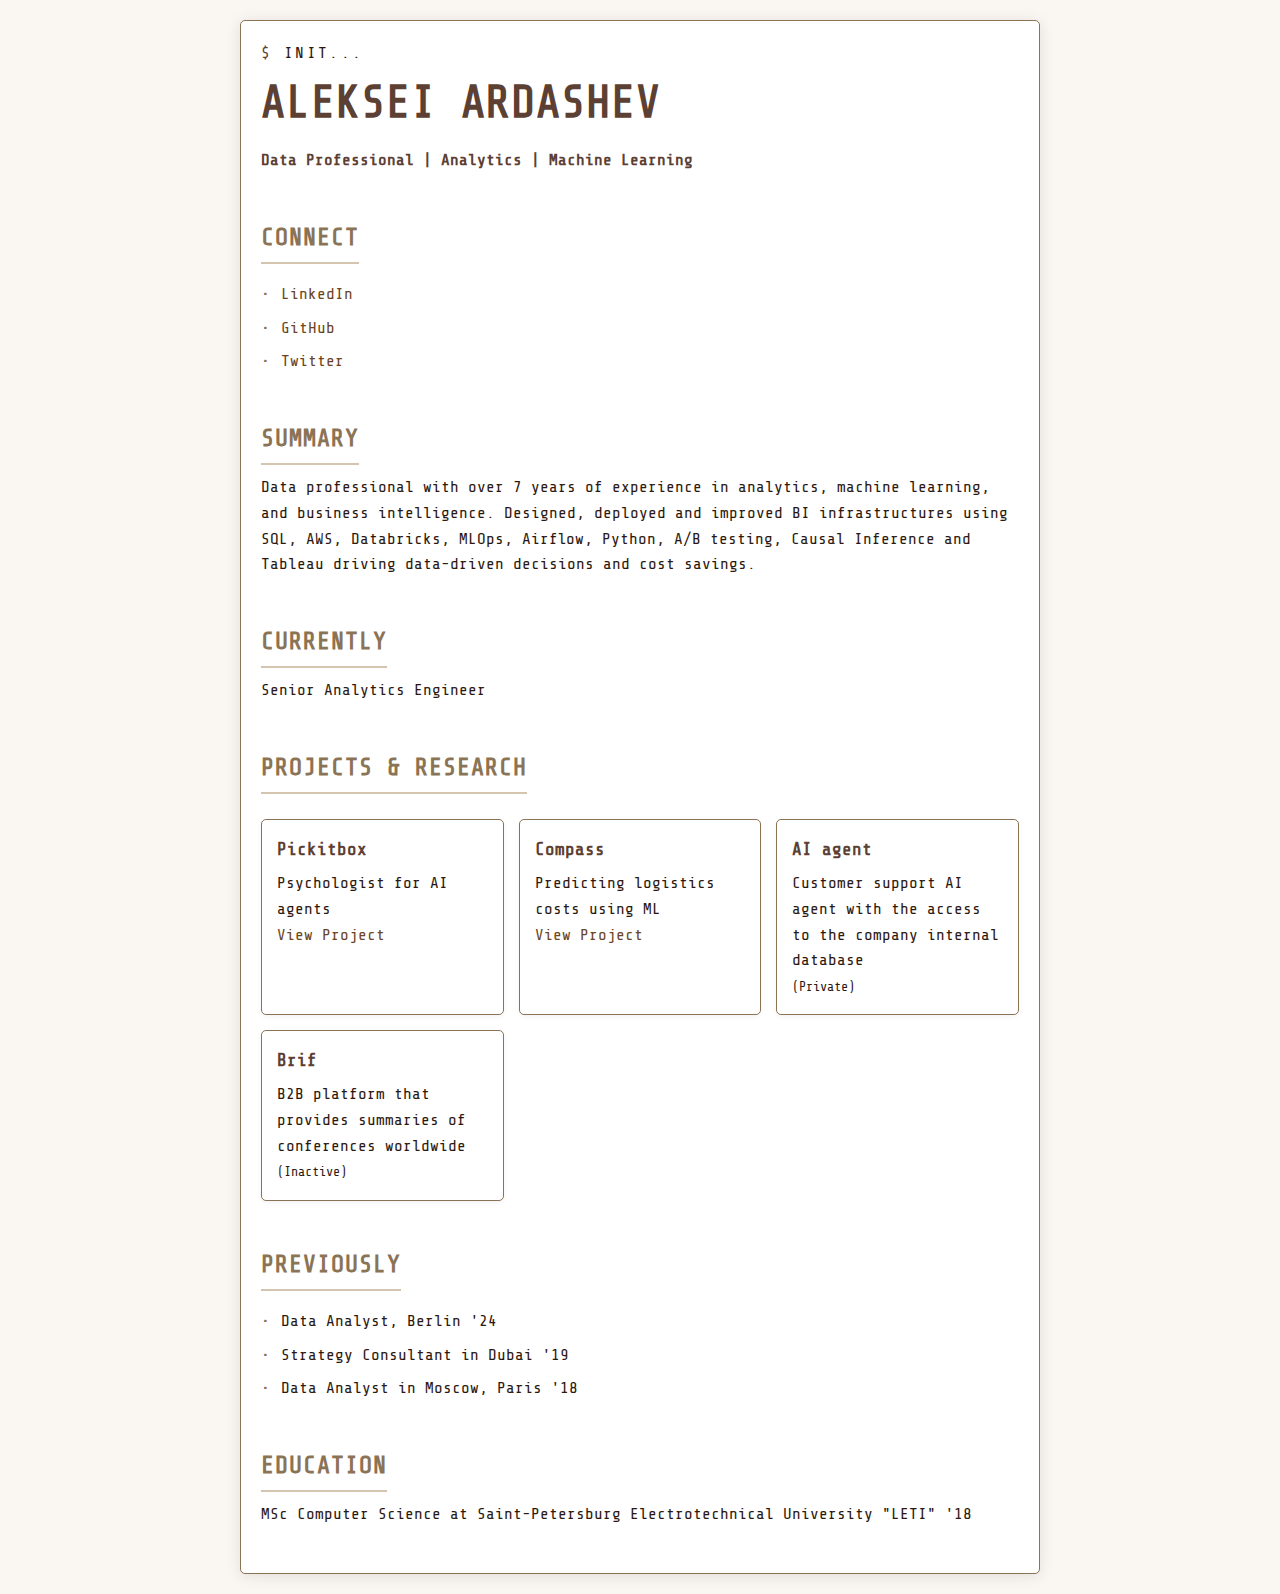
<file: index.html>
<!DOCTYPE html>
<html>
<head>
    <meta charset="utf-8">
    <title>Aleksei Ardashev - Tech Professional</title>
    <meta content="width=device-width, initial-scale=1" name="viewport">
    <!-- Favicons -->
    <link rel="apple-touch-icon" sizes="180x180" href="./assets/favicons/apple-touch-icon.png">
    <link rel="icon" type="image/png" sizes="32x32" href="./assets/favicons/favicon-32x32.png">
    <link rel="icon" type="image/png" sizes="16x16" href="./assets/favicons/favicon-16x16.png">
    <link rel="manifest" href="./assets/favicons/site.webmanifest">
    <link rel="mask-icon" href="./assets/favicons/safari-pinned-tab.svg" color="#5bbad5">
    <link rel="shortcut icon" href="./assets/favicons/favicon.ico">
    <meta name="msapplication-TileColor" content="#00aba9">
    <meta name="msapplication-config" content="./assets/favicons/browserconfig.xml">
    <meta name="theme-color" content="#000000">
    <!-- CSS Stylesheets -->
    <link href="https://fonts.googleapis.com/css?family=Share+Tech+Mono&display=swap" rel="stylesheet">
    <style>
        :root {
            --primary-color: #d4c4b0;
            --secondary-color: #8b7355;
            --accent-color: #5c4033;
            --bg-color: #faf7f2;
            --text-color: #2c1810;
            --border-color: #8b7355;
            --link-color: #6b4423;
            --link-hover-color: #8b7355;
        }

        * {
            margin: 0;
            padding: 0;
            box-sizing: border-box;
        }

        body {
            font-family: 'Share Tech Mono', monospace;
            background-color: var(--bg-color);
            color: var(--text-color);
            line-height: 1.6;
            position: relative;
            overflow-x: hidden;
            margin: 0;
            padding: 0;
        }

        #matrix-canvas, #graph-canvas, #particle-canvas {
            display: none;
        }

        .container {
            max-width: 800px;
            margin: 20px auto;
            padding: 20px;
            background: #ffffff;
            box-shadow: 0 2px 15px rgba(0, 0, 0, 0.1);
            border: 1px solid var(--border-color);
            border-radius: 5px;
            position: relative;
            z-index: 2;
        }

        h1 {
            color: var(--accent-color);
            font-size: 2.8rem;
            text-shadow: none;
            letter-spacing: 1px;
            margin-bottom: 10px;
            text-transform: uppercase;
            font-weight: bold;
        }

        h2 {
            color: var(--secondary-color);
            font-size: 1.5rem;
            margin: 20px 0 10px 0;
            border-bottom: 2px solid var(--primary-color);
            padding-bottom: 5px;
            text-transform: uppercase;
            letter-spacing: 1px;
            display: inline-block;
        }

        .section {
            margin: 25px 0;
            position: relative;
            padding-left: 0;
        }

        .section::before {
            display: none;
        }

        ul {
            list-style-type: none;
            padding-left: 0;
        }

        ul li {
            margin: 8px 0;
            padding-left: 20px;
            position: relative;
        }

        ul li::before {
            content: '•';
            position: absolute;
            left: 0;
            color: var(--secondary-color);
        }

        a {
            color: var(--link-color);
            text-decoration: none;
            transition: all 0.3s ease;
            position: relative;
            font-weight: 500;
        }

        a:hover {
            color: var(--link-hover-color);
            text-shadow: none;
        }

        a::after {
            content: '';
            position: absolute;
            width: 100%;
            height: 1px;
            bottom: -2px;
            left: 0;
            background-color: var(--link-hover-color);
            transform: scaleX(0);
            transform-origin: bottom right;
            transition: transform 0.3s ease;
        }

        a:hover::after {
            transform: scaleX(1);
            transform-origin: bottom left;
        }

        strong {
            color: var(--accent-color);
            font-weight: bold;
        }

        .terminal-line {
            display: block;
            margin-bottom: 5px;
            color: var(--text-color);
            opacity: 1;
            transform: none;
            animation: none;
        }

        .terminal-prompt::before {
            content: "$ ";
            color: var(--accent-color);
        }

        .typewriter {
            overflow: hidden;
            white-space: nowrap;
            margin: 0 auto;
            letter-spacing: 0.15em;
            animation: typing 3.5s steps(40, end);
        }

        @keyframes typing {
            from { width: 0 }
            to { width: 100% }
        }

        .skills-graph {
            background: rgba(0, 50, 0, 0.2);
            border: 1px solid var(--accent-color);
            padding: 10px;
            margin-top: 15px;
            border-radius: 3px;
        }

        .skill-bar {
            display: flex;
            align-items: center;
            margin: 8px 0;
        }

        .skill-name {
            width: 120px;
            text-align: right;
            margin-right: 10px;
            color: var(--accent-color);
        }

        .skill-level {
            flex-grow: 1;
            background-color: rgba(0, 122, 204, 0.2);
            height: 10px;
            position: relative;
            border-radius: 2px;
        }

        .skill-level-fill {
            position: absolute;
            top: 0;
            left: 0;
            height: 100%;
            background-color: var(--secondary-color);
            border-radius: 2px;
            animation: skill-fill 2s ease-out forwards;
            box-shadow: 0 0 8px rgba(0, 122, 204, 0.8);
        }

        @keyframes skill-fill {
            from { width: 0; }
        }

        .loading {
            display: none;
        }
        
        .loading div {
            position: absolute;
            border: 4px solid var(--accent-color);
            opacity: 1;
            border-radius: 50%;
            animation: loading 1s cubic-bezier(0, 0.2, 0.8, 1) infinite;
        }
        
        .loading div:nth-child(2) {
            animation-delay: -0.5s;
        }
        
        @keyframes loading {
            0% {
                top: 36px;
                left: 36px;
                width: 0;
                height: 0;
                opacity: 1;
            }
            100% {
                top: 0px;
                left: 0px;
                width: 72px;
                height: 72px;
                opacity: 0;
            }
        }

        #stat-counter {
            display: none;
        }

        .counter-item {
            margin: 3px 0;
        }

        .counter-label {
            color: var(--accent-color);
        }

        .counter-value {
            color: var(--accent-color);
        }

        .projects-grid {
            display: grid;
            grid-template-columns: repeat(auto-fill, minmax(200px, 1fr));
            gap: 15px;
            margin-top: 15px;
        }

        .project-card {
            background: #ffffff;
            border: 1px solid var(--border-color);
            padding: 15px;
            border-radius: 5px;
            transition: all 0.3s ease;
            box-shadow: 0 2px 5px rgba(0, 0, 0, 0.05);
        }

        .project-card:hover {
            box-shadow: 0 5px 15px rgba(0, 0, 0, 0.1);
            transform: translateY(-3px);
        }

        .project-title {
            color: var(--accent-color);
            font-size: 1.1rem;
            margin-bottom: 8px;
            font-weight: bold;
        }

        @media (max-width: 768px) {
            .container {
                margin: 10px;
                padding: 15px;
            }
            
            h1 {
                font-size: 2rem;
            }
            
            .projects-grid {
                grid-template-columns: 1fr;
            }
        }
    </style>
</head>

<body>
    <canvas id="matrix-canvas"></canvas>
    <canvas id="graph-canvas"></canvas>
    <canvas id="particle-canvas"></canvas>

    <div id="stat-counter">
        <div class="counter-item">
            <span class="counter-label">UPTIME:</span> 
            <span class="counter-value" id="uptime-counter">00:00:00</span>
        </div>
        <div class="counter-item">
            <span class="counter-label">SERVER:</span> 
            <span class="counter-value">ONLINE</span>
        </div>
    </div>

    <div class="container">
        <div id="greeting-animation">
            <div class="loading"><div></div><div></div></div>
            <div class="terminal-line terminal-prompt typewriter">INIT...</div>
        </div>

        <h1>Aleksei Ardashev</h1>
        <p class="terminal-line"><strong>Data Professional | Analytics | Machine Learning</strong></p>
        
        <div class="section">
            <h2>Connect</h2>
            <ul>
                <li><a href="https://www.linkedin.com/in/alexardshv/?locale=en_US" target="_blank">LinkedIn</a></li>
                <li><a href="https://github.com/alex-ardashev" target="_blank">GitHub</a></li>
                <li><a href="https://twitter.com/AlekseiArdashev" target="_blank">Twitter</a></li>
            </ul>
        </div>
        
        <div class="section">
            <h2>Summary</h2>
            <p class="terminal-line">Data professional with over 7 years of experience in analytics, machine learning, and business intelligence. Designed, deployed and improved BI infrastructures using SQL, AWS, Databricks, MLOps, Airflow, Python, A/B testing, Causal Inference and Tableau driving data-driven decisions and cost savings.</p>
            
        </div>
        
        <div class="section">
            <h2>Currently</h2>
            <p class="terminal-line">Senior Analytics Engineer</p>
        </div>

                <div class="section">
            <h2>Projects & Research</h2>
            <div class="projects-grid">
                <div class="project-card">
                    <div class="project-title">Pickitbox</div>
                    <p>Psychologist for AI agents</p>
                    <a href="https://pickitbox.com">View Project</a>
                </div>
                <div class="project-card">
                    <div class="project-title">Compass</div>
                    <p>Predicting logistics costs using ML</p>
                    <a href="https://github.com/Alex-ardashev/Logistics-costs-prediction">View Project</a>
                </div>
                <div class="project-card">
                    <div class="project-title">AI agent</div>
                    <p>Customer support AI agent with the access to the company internal database</p>
                    <small>(Private)</small>
                </div>
                <div class="project-card">
                    <div class="project-title">Brif</div>
                    <p>B2B platform that provides summaries of conferences worldwide</p>
                    <small>(Inactive)</small>
                </div>
            </div>
        </div>
        
        <div class="section">
            <h2>Previously</h2>
            <ul>
                <li>Data Analyst, Berlin '24</li>
                <li>Strategy Consultant in Dubai '19</li>
                <li>Data Analyst in Moscow, Paris '18</li>
            </ul>
        </div>
        
        <div class="section">
            <h2>Education</h2>
            <p class="terminal-line">MSc Computer Science at Saint-Petersburg Electrotechnical University "LETI" '18</p>
        </div>
    </div>

    <script>
        // Initialize uptime counter
        let seconds = 0;
        setInterval(() => {
            seconds++;
            const hours = Math.floor(seconds / 3600);
            const minutes = Math.floor((seconds % 3600) / 60);
            const secs = seconds % 60;
            
            document.getElementById('uptime-counter').textContent = 
                `${String(hours).padStart(2, '0')}:${String(minutes).padStart(2, '0')}:${String(secs).padStart(2, '0')}`;
        }, 1000);

        // Random visitor counter
        let visitors = Math.floor(Math.random() * 2000) + 1000;
        document.getElementById('visitor-counter').textContent = visitors;
        setInterval(() => {
            if (Math.random() > 0.7) {
                visitors++;
                document.getElementById('visitor-counter').textContent = visitors;
            }
        }, 5000);

        // Matrix effect
        const matrixCanvas = document.getElementById('matrix-canvas');
        const matrixCtx = matrixCanvas.getContext('2d');
        
        matrixCanvas.width = window.innerWidth;
        matrixCanvas.height = window.innerHeight;
        
        const matrixChars = "01";
        const fontSize = 12;
        const columns = matrixCanvas.width / fontSize;
        
        const drops = [];
        for (let i = 0; i < columns; i++) {
            drops[i] = Math.floor(Math.random() * -matrixCanvas.height / fontSize);
        }
        
        function drawMatrix() {
            matrixCtx.fillStyle = "rgba(0, 0, 0, 0.05)";
            matrixCtx.fillRect(0, 0, matrixCanvas.width, matrixCanvas.height);
            
            matrixCtx.fillStyle = "#0f0";
            matrixCtx.font = fontSize + "px monospace";
            
            for (let i = 0; i < drops.length; i++) {
                const text = matrixChars.charAt(Math.floor(Math.random() * matrixChars.length));
                matrixCtx.fillText(text, i * fontSize, drops[i] * fontSize);
                
                if (drops[i] * fontSize > matrixCanvas.height && Math.random() > 0.975) {
                    drops[i] = Math.floor(Math.random() * -10);
                }
                
                drops[i]++;
            }
        }
        
        // Data Visualization
        const graphCanvas = document.getElementById('graph-canvas');
        const graphCtx = graphCanvas.getContext('2d');
        
        graphCanvas.width = window.innerWidth;
        graphCanvas.height = window.innerHeight;
        
        // Data nodes and links
        const nodes = [];
        const links = [];
        const nodeCount = 15;
        
        // Create nodes
        for (let i = 0; i < nodeCount; i++) {
            nodes.push({
                x: Math.random() * graphCanvas.width,
                y: Math.random() * graphCanvas.height,
                radius: Math.random() * 3 + 2,
                color: `rgb(${Math.floor(Math.random() * 100)}, ${Math.floor(Math.random() * 255)}, ${Math.floor(Math.random() * 255)})`,
                speedX: (Math.random() - 0.5) * 0.8,
                speedY: (Math.random() - 0.5) * 0.8
            });
        }
        
        // Create links between nodes
        for (let i = 0; i < nodeCount; i++) {
            const linkCount = Math.floor(Math.random() * 3) + 1;
            for (let j = 0; j < linkCount; j++) {
                const target = Math.floor(Math.random() * nodeCount);
                if (target !== i) {
                    links.push({
                        source: i,
                        target: target
                    });
                }
            }
        }
        
        function drawGraph() {
            graphCtx.clearRect(0, 0, graphCanvas.width, graphCanvas.height);
            
            // Update node positions
            for (let i = 0; i < nodes.length; i++) {
                const node = nodes[i];
                node.x += node.speedX;
                node.y += node.speedY;
                
                // Bounce off edges
                if (node.x < 0 || node.x > graphCanvas.width) node.speedX *= -1;
                if (node.y < 0 || node.y > graphCanvas.height) node.speedY *= -1;
            }
            
            // Draw links
            for (let i = 0; i < links.length; i++) {
                const link = links[i];
                const sourceNode = nodes[link.source];
                const targetNode = nodes[link.target];
                
                // Calculate distance
                const dx = targetNode.x - sourceNode.x;
                const dy = targetNode.y - sourceNode.y;
                const distance = Math.sqrt(dx * dx + dy * dy);
                
                // Only draw links if nodes are close enough
                if (distance < 200) {
                    const opacity = 1 - distance / 200;
                    
                    graphCtx.beginPath();
                    graphCtx.moveTo(sourceNode.x, sourceNode.y);
                    graphCtx.lineTo(targetNode.x, targetNode.y);
                    graphCtx.strokeStyle = `rgba(0, 255, 255, ${opacity * 0.5})`;
                    graphCtx.stroke();
                }
            }
            
            // Draw nodes
            for (let i = 0; i < nodes.length; i++) {
                const node = nodes[i];
                
                graphCtx.beginPath();
                graphCtx.arc(node.x, node.y, node.radius, 0, Math.PI * 2);
                graphCtx.fillStyle = node.color;
                graphCtx.fill();
                
                // Draw pulse effect
                if (Math.random() > 0.99) {
                    drawPulse(node.x, node.y);
                }
            }
        }
        
        function drawPulse(x, y) {
            const pulseCount = 3;
            const maxRadius = 50;
            const pulses = [];
            
            for (let i = 0; i < pulseCount; i++) {
                pulses.push({
                    x: x,
                    y: y,
                    radius: 5,
                    maxRadius: maxRadius,
                    opacity: 1,
                    speed: 0.5 + Math.random()
                });
            }
            
            function animatePulses() {
                let complete = true;
                
                for (let i = 0; i < pulses.length; i++) {
                    const pulse = pulses[i];
                    
                    if (pulse.radius < pulse.maxRadius) {
                        complete = false;
                        pulse.radius += pulse.speed;
                        pulse.opacity = 1 - (pulse.radius / pulse.maxRadius);
                        
                        graphCtx.beginPath();
                        graphCtx.arc(pulse.x, pulse.y, pulse.radius, 0, Math.PI * 2);
                        graphCtx.strokeStyle = `rgba(0, 255, 255, ${pulse.opacity})`;
                        graphCtx.stroke();
                    }
                }
                
                if (!complete) {
                    requestAnimationFrame(animatePulses);
                }
            }
            
            animatePulses();
        }
        
        // Particle system
        const particleCanvas = document.getElementById('particle-canvas');
        const particleCtx = particleCanvas.getContext('2d');
        
        particleCanvas.width = window.innerWidth;
        particleCanvas.height = window.innerHeight;
        
        const particles = [];
        const particleCount = 50;
        
        for (let i = 0; i < particleCount; i++) {
            particles.push({
                x: Math.random() * particleCanvas.width,
                y: Math.random() * particleCanvas.height,
                size: Math.random() * 3 + 1,
                speedX: (Math.random() - 0.5) * 0.5,
                speedY: (Math.random() - 0.5) * 0.5,
                color: `rgba(${Math.floor(Math.random() * 100)}, ${Math.floor(Math.random() * 255)}, ${Math.floor(Math.random() * 255)}, 0.7)`
            });
        }
        
        function drawParticles() {
            particleCtx.clearRect(0, 0, particleCanvas.width, particleCanvas.height);
            
            for (let i = 0; i < particles.length; i++) {
                const p = particles[i];
                
                p.x += p.speedX;
                p.y += p.speedY;
                
                // Wrap around the screen
                if (p.x < 0) p.x = particleCanvas.width;
                if (p.x > particleCanvas.width) p.x = 0;
                if (p.y < 0) p.y = particleCanvas.height;
                if (p.y > particleCanvas.height) p.y = 0;
                
                particleCtx.beginPath();
                particleCtx.arc(p.x, p.y, p.size, 0, Math.PI * 2);
                particleCtx.fillStyle = p.color;
                particleCtx.fill();
            }
        }
        
        // Animation loop
        function animate() {
            drawMatrix();
            drawGraph();
            drawParticles();
            requestAnimationFrame(animate);
        }
        
        animate();
        
        // Resize event handler
        window.addEventListener('resize', () => {
            matrixCanvas.width = window.innerWidth;
            matrixCanvas.height = window.innerHeight;
            graphCanvas.width = window.innerWidth;
            graphCanvas.height = window.innerHeight;
            particleCanvas.width = window.innerWidth;
            particleCanvas.height = window.innerHeight;
        });

        // Greeting animation
        setTimeout(() => {
            document.getElementById('greeting-animation').style.display = 'none';
        }, 2000);

        // Add terminal line animation delay
        const terminalLines = document.querySelectorAll('.terminal-line');
        terminalLines.forEach((line, index) => {
            line.style.animationDelay = `${(index + 1) * 0.1 + 0.5}s`;
        });
    </script>
</body>
</html>
</file>
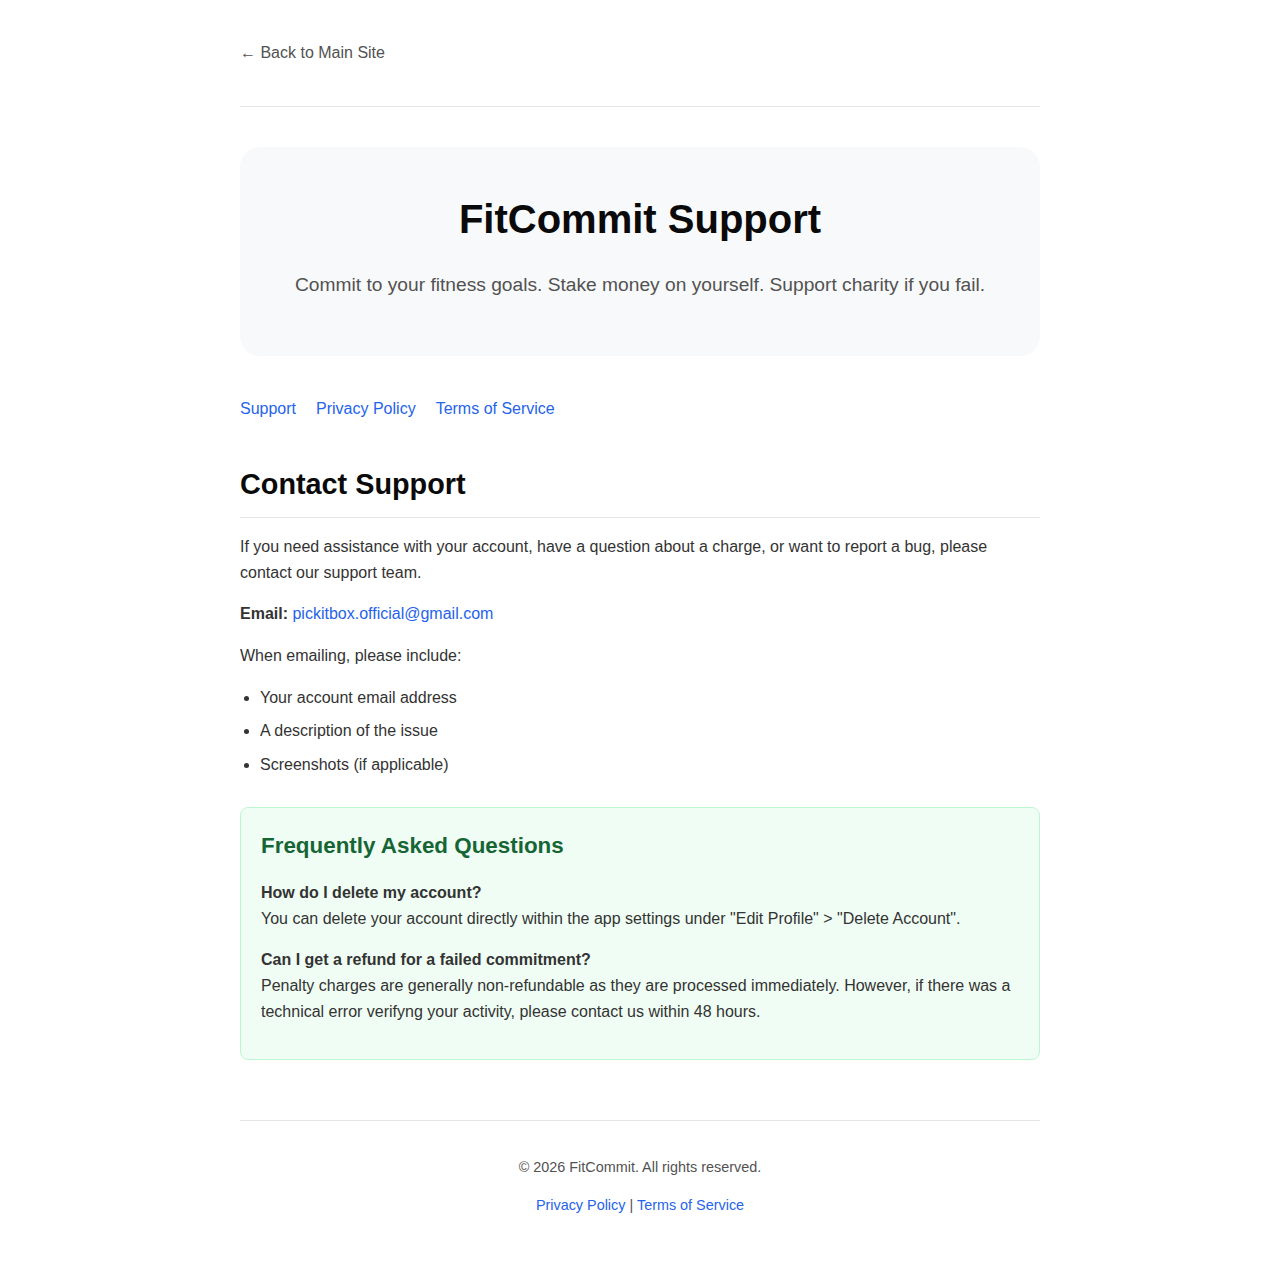
<file: fitcommit/index.html>
<!DOCTYPE html>
<html lang="en">

<head>
    <meta charset="UTF-8">
    <meta name="viewport" content="width=device-width, initial-scale=1.0">
    <title>FitCommit - Support & Legal</title>
    <link rel="stylesheet" href="style.css">
    <style>
        .hero {
            background-color: #f8f9fa;
            padding: 40px;
            border-radius: 20px;
            text-align: center;
            margin-bottom: 40px;
        }

        .hero h1 {
            margin-top: 0;
            margin-bottom: 10px;
        }

        .hero p {
            font-size: 1.2rem;
            color: var(--text-secondary);
        }
    </style>
</head>

<body>
    <div class="container">
        <header>
            <a href="../index.html" class="back-link">← Back to Main Site</a>
        </header>

        <section class="hero">
            <h1>FitCommit Support</h1>
            <p>Commit to your fitness goals. Stake money on yourself. Support charity if you fail.</p>
        </section>

        <main>
            <div class="nav">
                <a href="#support">Support</a>
                <a href="privacy-policy.html">Privacy Policy</a>
                <a href="terms-of-service.html">Terms of Service</a>
            </div>

            <h2 id="support">Contact Support</h2>
            <p>If you need assistance with your account, have a question about a charge, or want to report a bug, please
                contact our support team.</p>

            <p><strong>Email:</strong> <a href="mailto:pickitbox.official@gmail.com">pickitbox.official@gmail.com</a>
            </p>

            <p>When emailing, please include:</p>
            <ul>
                <li>Your account email address</li>
                <li>A description of the issue</li>
                <li>Screenshots (if applicable)</li>
            </ul>

            <div
                style="background-color: #f0fdf4; border: 1px solid #bbf7d0; padding: 20px; border-radius: 8px; margin-top: 30px;">
                <h3 style="margin-top: 0; color: #166534;">Frequently Asked Questions</h3>

                <p><strong>How do I delete my account?</strong><br>
                    You can delete your account directly within the app settings under "Edit Profile" > "Delete
                    Account".</p>

                <p><strong>Can I get a refund for a failed commitment?</strong><br>
                    Penalty charges are generally non-refundable as they are processed immediately. However, if there
                    was a technical error verifyng your activity, please contact us within 48 hours.</p>
            </div>

        </main>

        <footer>
            <p>&copy; 2026 FitCommit. All rights reserved.</p>
            <p>
                <a href="privacy-policy.html">Privacy Policy</a> |
                <a href="terms-of-service.html">Terms of Service</a>
            </p>
        </footer>
    </div>
</body>

</html>
</file>
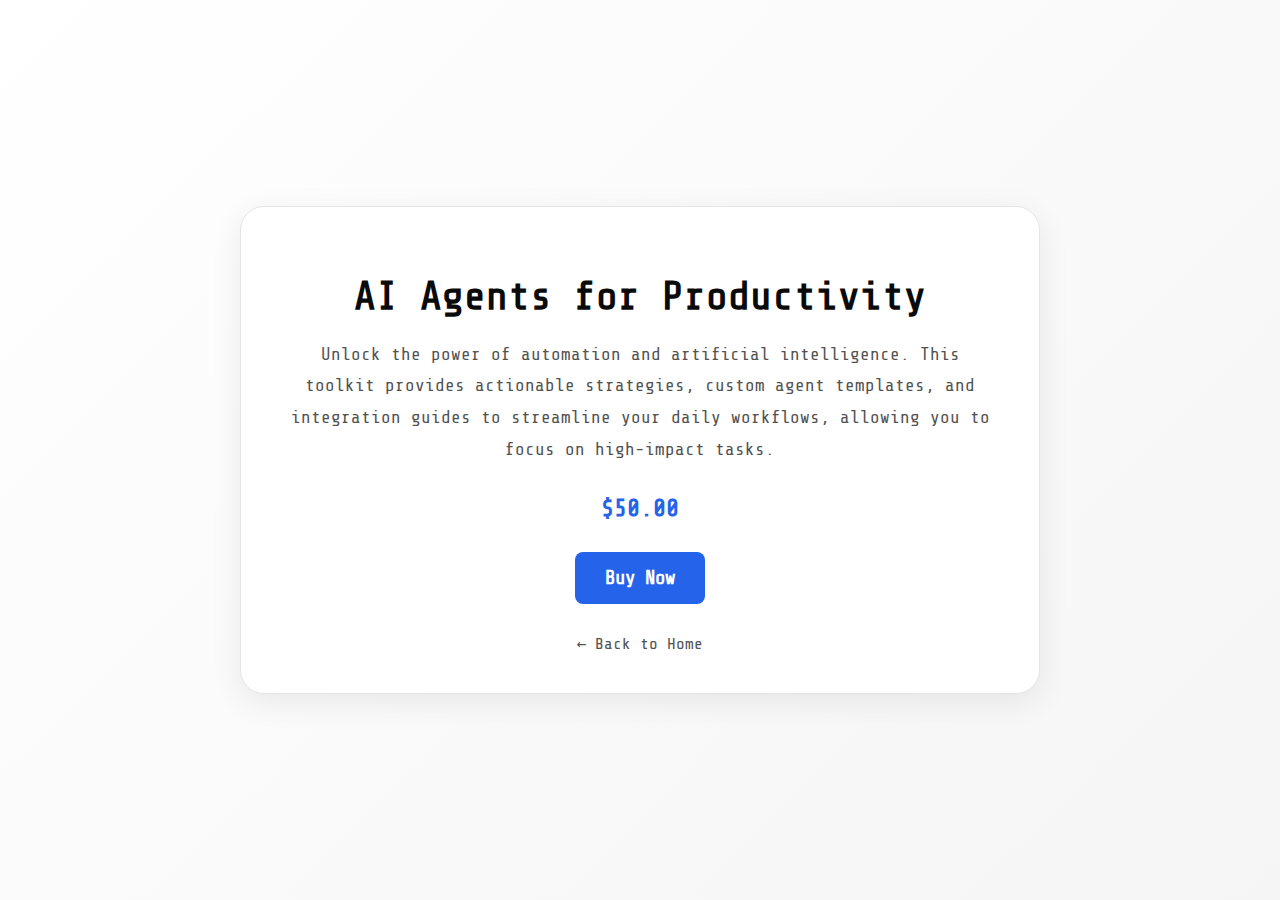
<file: ai-agents.html>
<!DOCTYPE html>
<html lang="en">

<head>
    <meta charset="UTF-8">
    <meta name="viewport" content="width=device-width, initial-scale=1.0">
    <title>AI Agents for Productivity - Aleksei Ardashev</title>
    <link href="https://fonts.googleapis.com/css?family=Share+Tech+Mono&display=swap" rel="stylesheet">
    <style>
        :root {
            --primary-color: #0a0a0a;
            --secondary-color: #2c2c2c;
            --accent-color: #2563eb;
            --bg-color: #ffffff;
            --text-color: #0a0a0a;
            --text-secondary: #525252;
            --border-color: #e5e5e5;
        }

        * {
            box-sizing: border-box;
        }

        body {
            font-family: 'Share Tech Mono', monospace;
            background: linear-gradient(135deg, #ffffff 0%, #f5f5f5 100%);
            color: var(--text-color);
            margin: 0;
            padding: 40px;
            display: flex;
            justify-content: center;
            align-items: center;
            min-height: 100vh;
        }

        .product-container {
            width: 100%;
            max-width: 800px;
            background: var(--bg-color);
            padding: 40px;
            border-radius: 24px;
            box-shadow: 0 8px 32px rgba(0, 0, 0, 0.08);
            border: 1px solid var(--border-color);
            text-align: center;
        }

        h1 {
            color: var(--primary-color);
            font-size: 2.5rem;
            margin-bottom: 20px;
        }

        p {
            color: var(--text-secondary);
            line-height: 1.8;
            margin-bottom: 30px;
            font-size: 1.1rem;
        }

        .price {
            font-size: 1.5rem;
            font-weight: bold;
            color: var(--accent-color);
            margin-bottom: 30px;
        }

        .buy-button {
            display: inline-block;
            background: var(--accent-color);
            color: white;
            padding: 15px 30px;
            border-radius: 8px;
            text-decoration: none;
            font-size: 1.2rem;
            font-weight: bold;
            transition: background 0.3s ease, transform 0.2s ease;
        }

        .buy-button:hover {
            background: #1e40af;
            transform: translateY(-2px);
        }

        .back-link {
            display: block;
            margin-top: 30px;
            color: var(--text-secondary);
            text-decoration: none;
        }

        .back-link:hover {
            color: var(--accent-color);
            text-decoration: underline;
        }
    </style>
</head>

<body>
    <div class="product-container">
        <h1>AI Agents for Productivity</h1>
        <p>Unlock the power of automation and artificial intelligence. This toolkit provides actionable strategies,
            custom agent templates, and integration guides to streamline your daily workflows, allowing you to focus on
            high-impact tasks.</p>
        <div class="price">$50.00</div>

        <a href="#" id="buy-button" class="buy-button">Buy Now</a>

        <a href="index.html" class="back-link">&larr; Back to Home</a>
    </div>

    <script>
        fetch('config.json')
            .then(res => res.json())
            .then(data => {
                const product = data.products.find(p => p.id === 'ai-agents');
                if (product && product.links) {
                    document.getElementById('buy-button').href = product.links.live;
                }
            });
    </script>
</body>

</html>
</file>
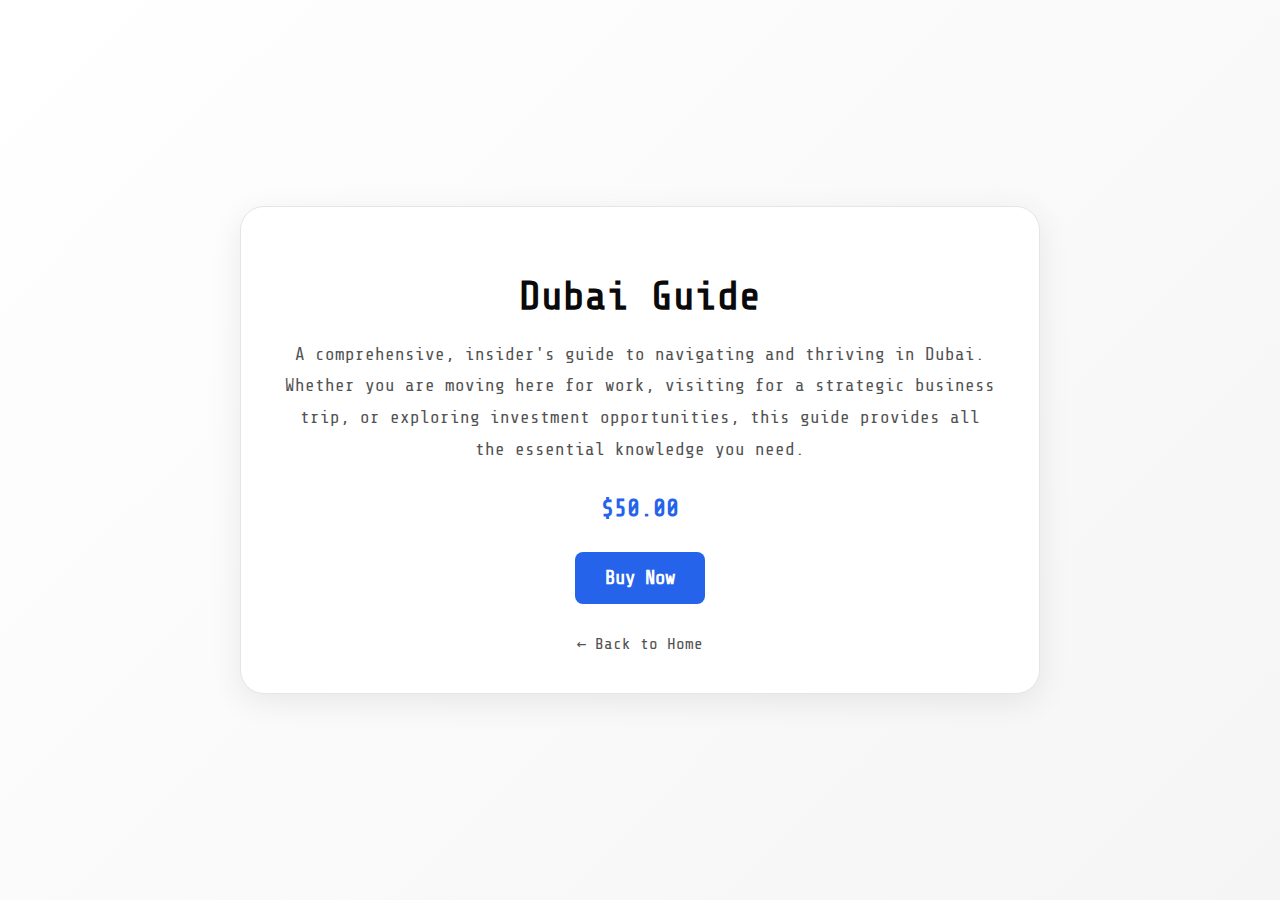
<file: dubai-guide.html>
<!DOCTYPE html>
<html lang="en">

<head>
    <meta charset="UTF-8">
    <meta name="viewport" content="width=device-width, initial-scale=1.0">
    <title>Dubai Guide - Aleksei Ardashev</title>
    <link href="https://fonts.googleapis.com/css?family=Share+Tech+Mono&display=swap" rel="stylesheet">
    <style>
        :root {
            --primary-color: #0a0a0a;
            --secondary-color: #2c2c2c;
            --accent-color: #2563eb;
            --bg-color: #ffffff;
            --text-color: #0a0a0a;
            --text-secondary: #525252;
            --border-color: #e5e5e5;
        }

        * {
            box-sizing: border-box;
        }

        body {
            font-family: 'Share Tech Mono', monospace;
            background: linear-gradient(135deg, #ffffff 0%, #f5f5f5 100%);
            color: var(--text-color);
            margin: 0;
            padding: 40px;
            display: flex;
            justify-content: center;
            align-items: center;
            min-height: 100vh;
        }

        .product-container {
            width: 100%;
            max-width: 800px;
            background: var(--bg-color);
            padding: 40px;
            border-radius: 24px;
            box-shadow: 0 8px 32px rgba(0, 0, 0, 0.08);
            border: 1px solid var(--border-color);
            text-align: center;
        }

        h1 {
            color: var(--primary-color);
            font-size: 2.5rem;
            margin-bottom: 20px;
        }

        p {
            color: var(--text-secondary);
            line-height: 1.8;
            margin-bottom: 30px;
            font-size: 1.1rem;
        }

        .price {
            font-size: 1.5rem;
            font-weight: bold;
            color: var(--accent-color);
            margin-bottom: 30px;
        }

        .buy-button {
            display: inline-block;
            background: var(--accent-color);
            color: white;
            padding: 15px 30px;
            border-radius: 8px;
            text-decoration: none;
            font-size: 1.2rem;
            font-weight: bold;
            transition: background 0.3s ease, transform 0.2s ease;
        }

        .buy-button:hover {
            background: #1e40af;
            transform: translateY(-2px);
        }

        .back-link {
            display: block;
            margin-top: 30px;
            color: var(--text-secondary);
            text-decoration: none;
        }

        .back-link:hover {
            color: var(--accent-color);
            text-decoration: underline;
        }
    </style>
</head>

<body>
    <div class="product-container">
        <h1>Dubai Guide</h1>
        <p>A comprehensive, insider's guide to navigating and thriving in Dubai. Whether you are moving here for work,
            visiting for a strategic business trip, or exploring investment opportunities, this guide provides all the
            essential knowledge you need.</p>
        <div class="price">$50.00</div>

        <!-- Live Link will be injected here during build, or we rely on config.json mapping. Since this is a standalone dummy page, we can inject the Stripe Link from the config. -->
        <a href="#" id="buy-button" class="buy-button">Buy Now</a>

        <a href="index.html" class="back-link">&larr; Back to Home</a>
    </div>

    <script>
        // Fetch the config to get the correct payment link
        fetch('config.json')
            .then(res => res.json())
            .then(data => {
                const product = data.products.find(p => p.id === 'dubai-guide');
                if (product && product.links) {
                    // Default to live link for deployment
                    document.getElementById('buy-button').href = product.links.live;
                }
            });
    </script>
</body>

</html>
</file>
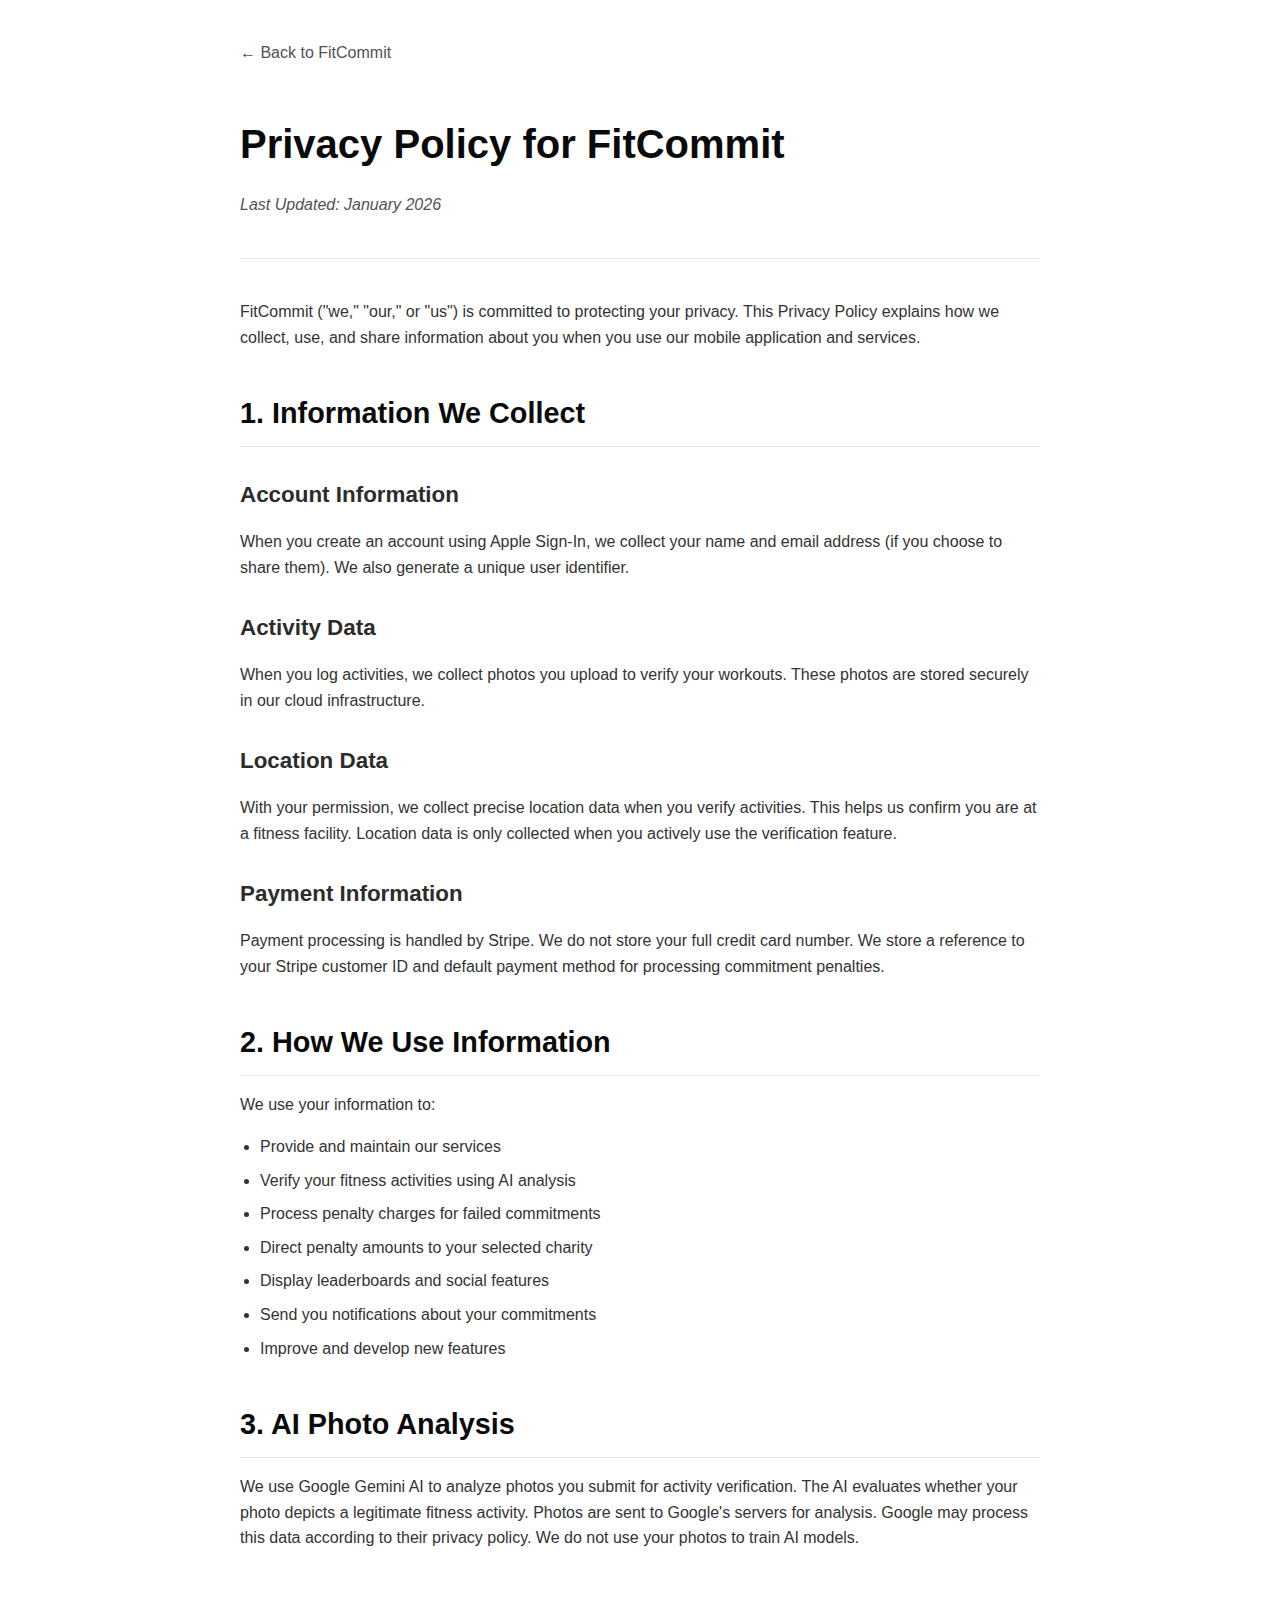
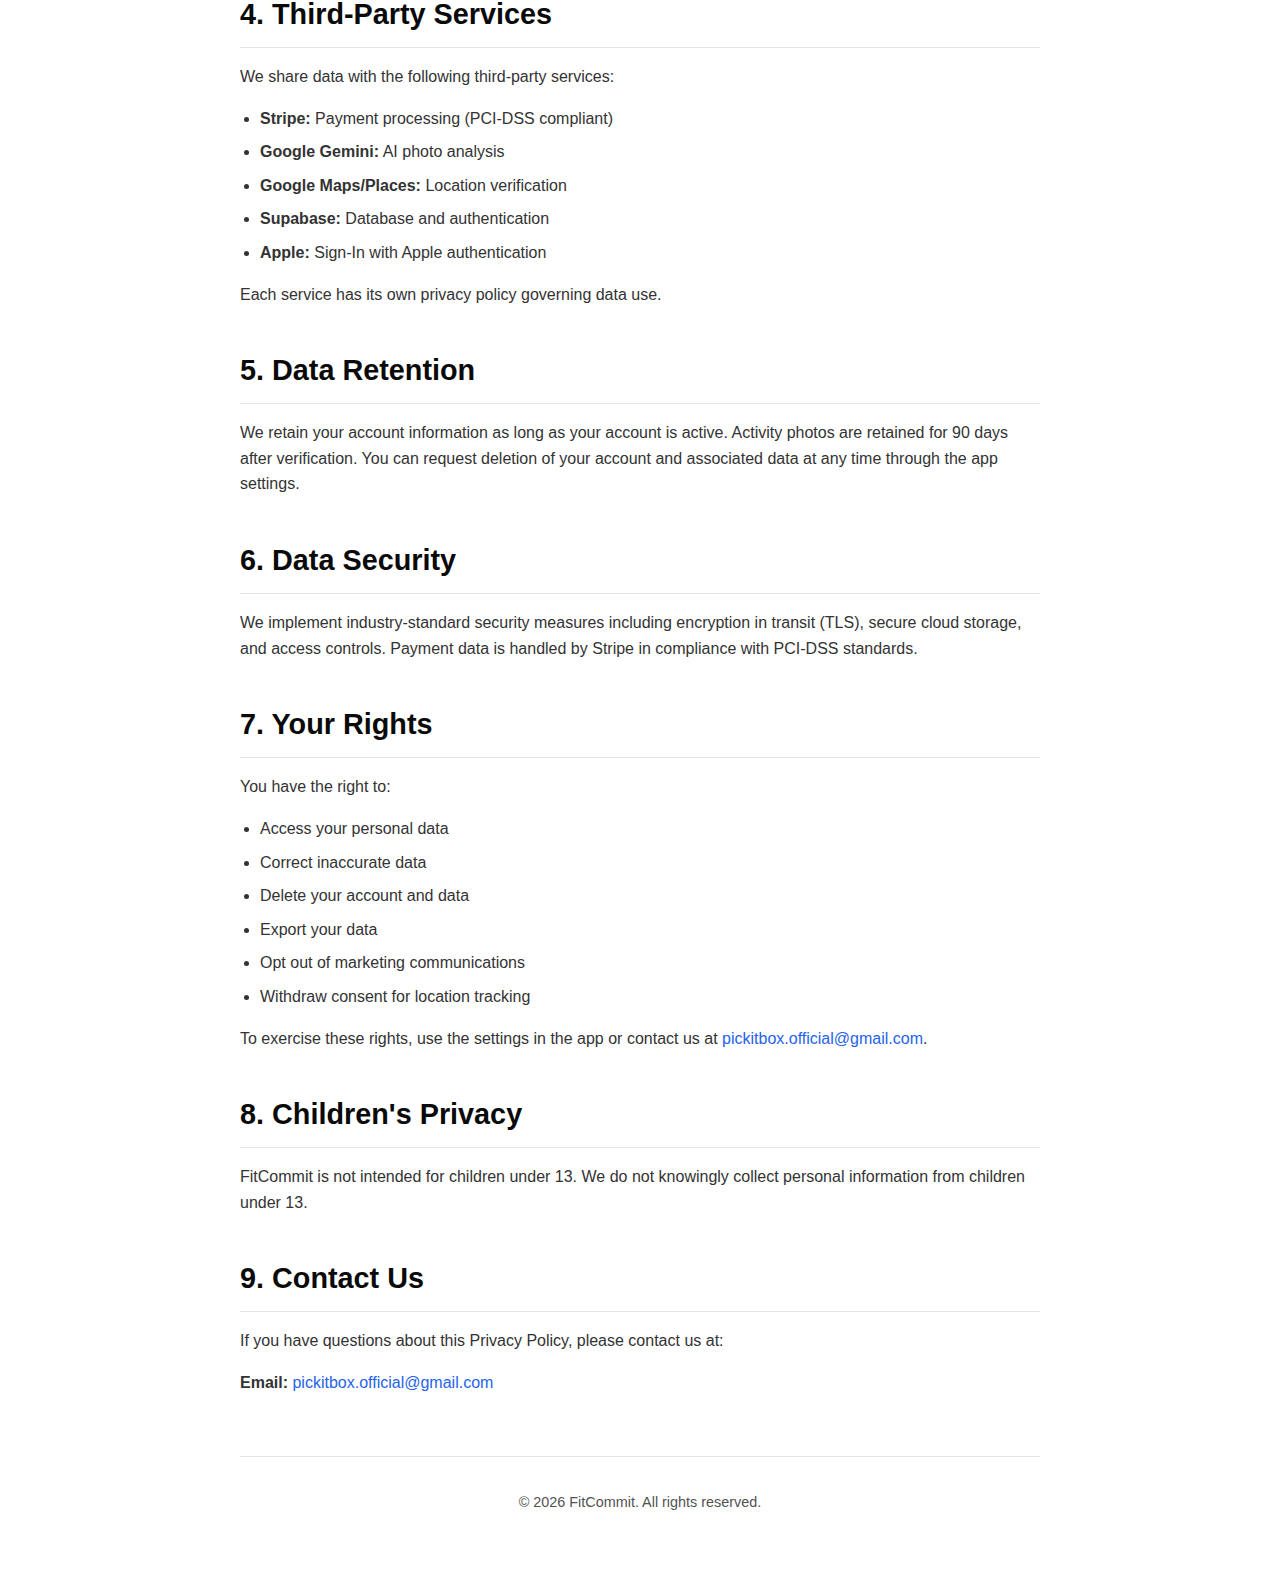
<file: fitcommit/privacy-policy.html>
<!DOCTYPE html>
<html lang="en">
<head>
    <meta charset="UTF-8">
    <meta name="viewport" content="width=device-width, initial-scale=1.0">
    <title>Privacy Policy - FitCommit</title>
    <link rel="stylesheet" href="style.css">
</head>
<body>
    <div class="container">
        <header>
            <a href="index.html" class="back-link">← Back to FitCommit</a>
            <h1>Privacy Policy for FitCommit</h1>
            <p class="update-date">Last Updated: January 2026</p>
        </header>

        <main>
            <p>FitCommit ("we," "our," or "us") is committed to protecting your privacy. This Privacy Policy explains how we collect, use, and share information about you when you use our mobile application and services.</p>

            <h2>1. Information We Collect</h2>
            
            <h3>Account Information</h3>
            <p>When you create an account using Apple Sign-In, we collect your name and email address (if you choose to share them). We also generate a unique user identifier.</p>

            <h3>Activity Data</h3>
            <p>When you log activities, we collect photos you upload to verify your workouts. These photos are stored securely in our cloud infrastructure.</p>

            <h3>Location Data</h3>
            <p>With your permission, we collect precise location data when you verify activities. This helps us confirm you are at a fitness facility. Location data is only collected when you actively use the verification feature.</p>

            <h3>Payment Information</h3>
            <p>Payment processing is handled by Stripe. We do not store your full credit card number. We store a reference to your Stripe customer ID and default payment method for processing commitment penalties.</p>

            <h2>2. How We Use Information</h2>
            <p>We use your information to:</p>
            <ul>
                <li>Provide and maintain our services</li>
                <li>Verify your fitness activities using AI analysis</li>
                <li>Process penalty charges for failed commitments</li>
                <li>Direct penalty amounts to your selected charity</li>
                <li>Display leaderboards and social features</li>
                <li>Send you notifications about your commitments</li>
                <li>Improve and develop new features</li>
            </ul>

            <h2>3. AI Photo Analysis</h2>
            <p>We use Google Gemini AI to analyze photos you submit for activity verification. The AI evaluates whether your photo depicts a legitimate fitness activity. Photos are sent to Google's servers for analysis. Google may process this data according to their privacy policy. We do not use your photos to train AI models.</p>

            <h2>4. Third-Party Services</h2>
            <p>We share data with the following third-party services:</p>
            <ul>
                <li><strong>Stripe:</strong> Payment processing (PCI-DSS compliant)</li>
                <li><strong>Google Gemini:</strong> AI photo analysis</li>
                <li><strong>Google Maps/Places:</strong> Location verification</li>
                <li><strong>Supabase:</strong> Database and authentication</li>
                <li><strong>Apple:</strong> Sign-In with Apple authentication</li>
            </ul>
            <p>Each service has its own privacy policy governing data use.</p>

            <h2>5. Data Retention</h2>
            <p>We retain your account information as long as your account is active. Activity photos are retained for 90 days after verification. You can request deletion of your account and associated data at any time through the app settings.</p>

            <h2>6. Data Security</h2>
            <p>We implement industry-standard security measures including encryption in transit (TLS), secure cloud storage, and access controls. Payment data is handled by Stripe in compliance with PCI-DSS standards.</p>

            <h2>7. Your Rights</h2>
            <p>You have the right to:</p>
            <ul>
                <li>Access your personal data</li>
                <li>Correct inaccurate data</li>
                <li>Delete your account and data</li>
                <li>Export your data</li>
                <li>Opt out of marketing communications</li>
                <li>Withdraw consent for location tracking</li>
            </ul>
            <p>To exercise these rights, use the settings in the app or contact us at <a href="mailto:pickitbox.official@gmail.com">pickitbox.official@gmail.com</a>.</p>

            <h2>8. Children's Privacy</h2>
            <p>FitCommit is not intended for children under 13. We do not knowingly collect personal information from children under 13.</p>

            <h2>9. Contact Us</h2>
            <p>If you have questions about this Privacy Policy, please contact us at:</p>
            <p><strong>Email:</strong> <a href="mailto:pickitbox.official@gmail.com">pickitbox.official@gmail.com</a></p>
        </main>

        <footer>
            <p>&copy; 2026 FitCommit. All rights reserved.</p>
        </footer>
    </div>
</body>
</html>
</file>
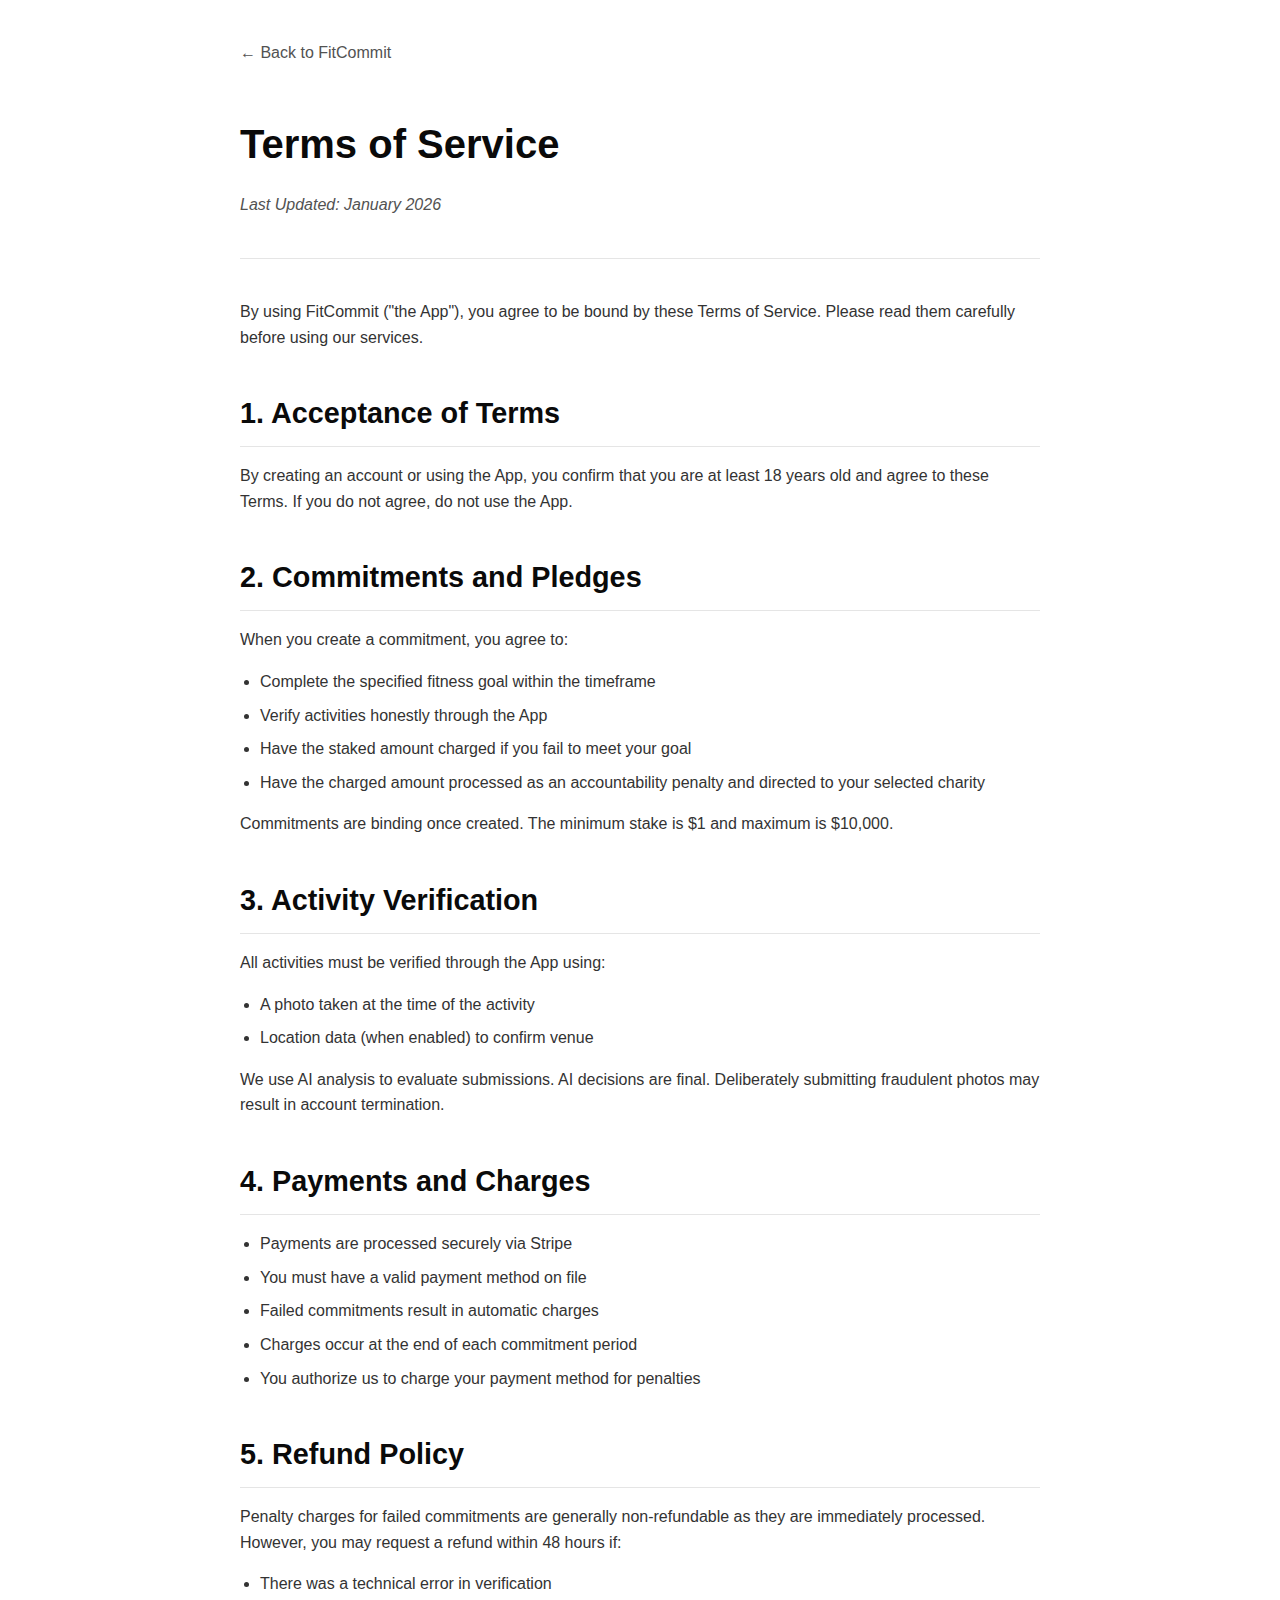
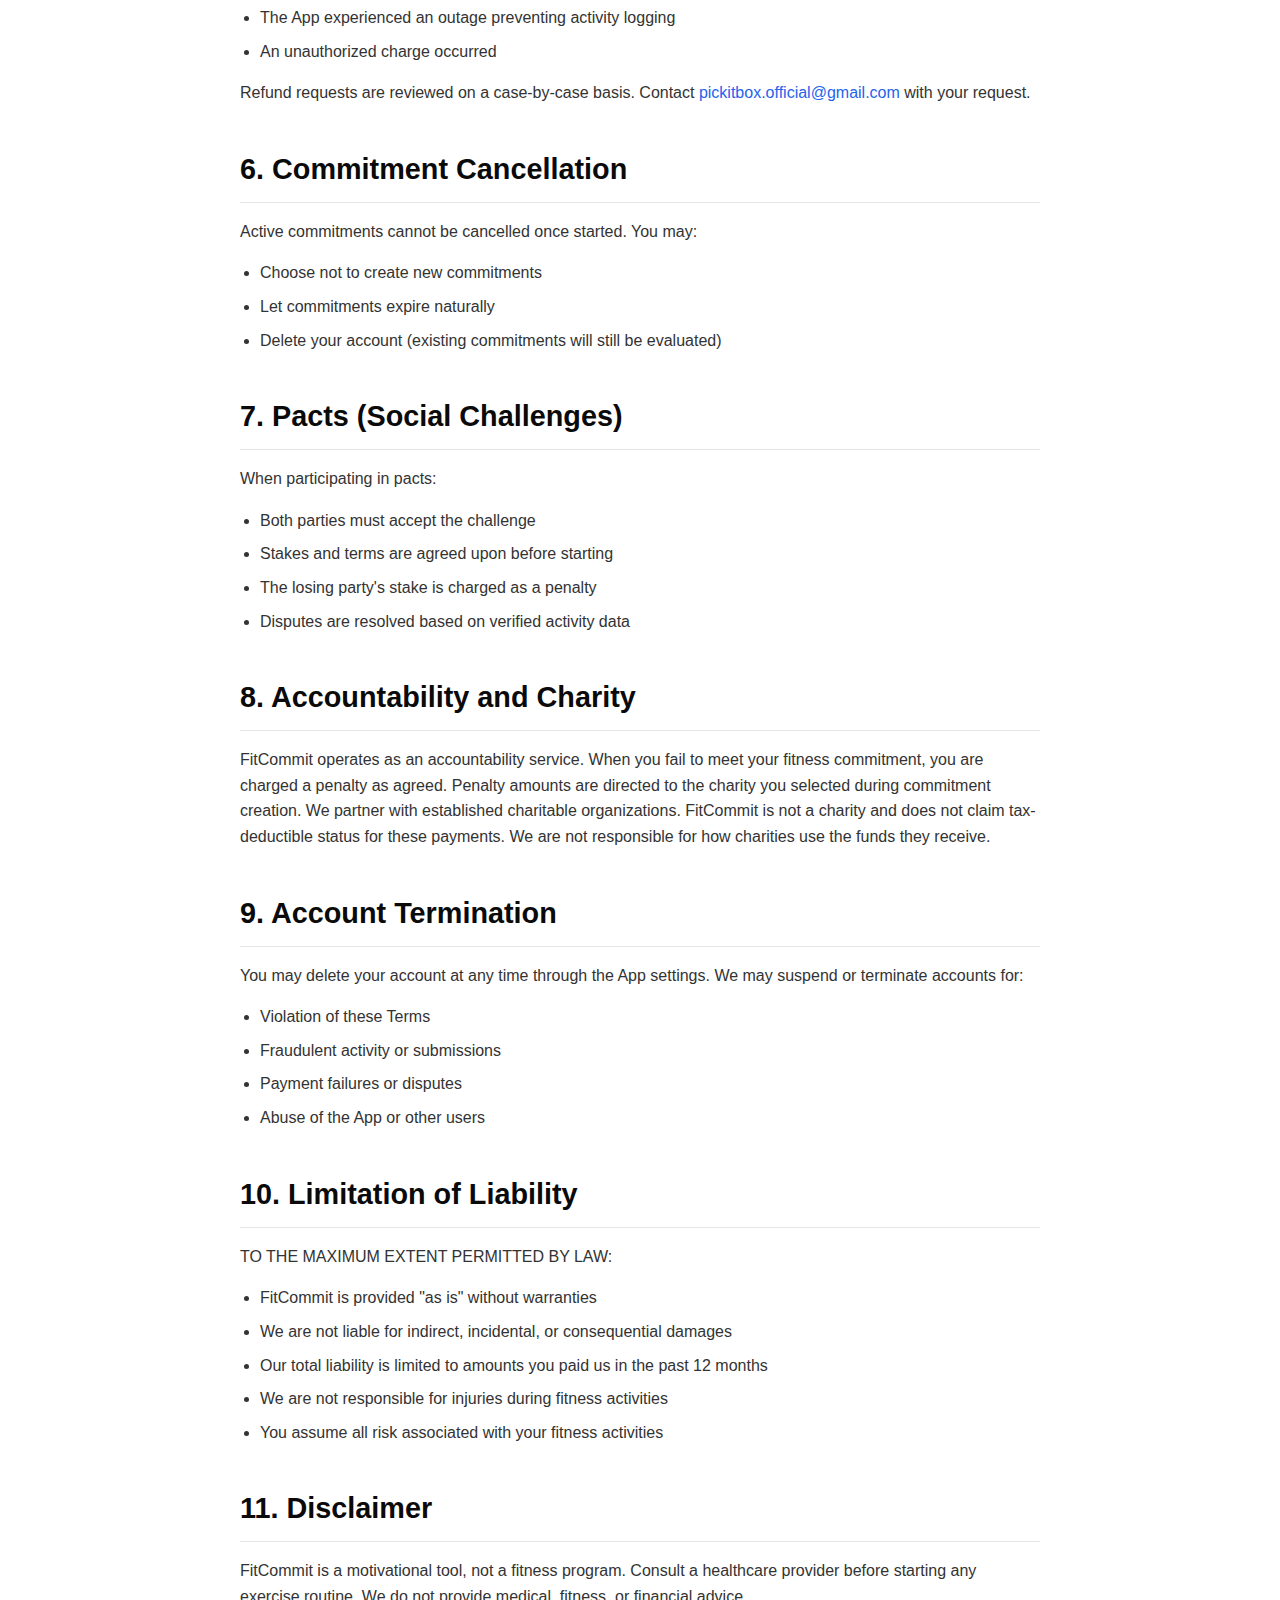
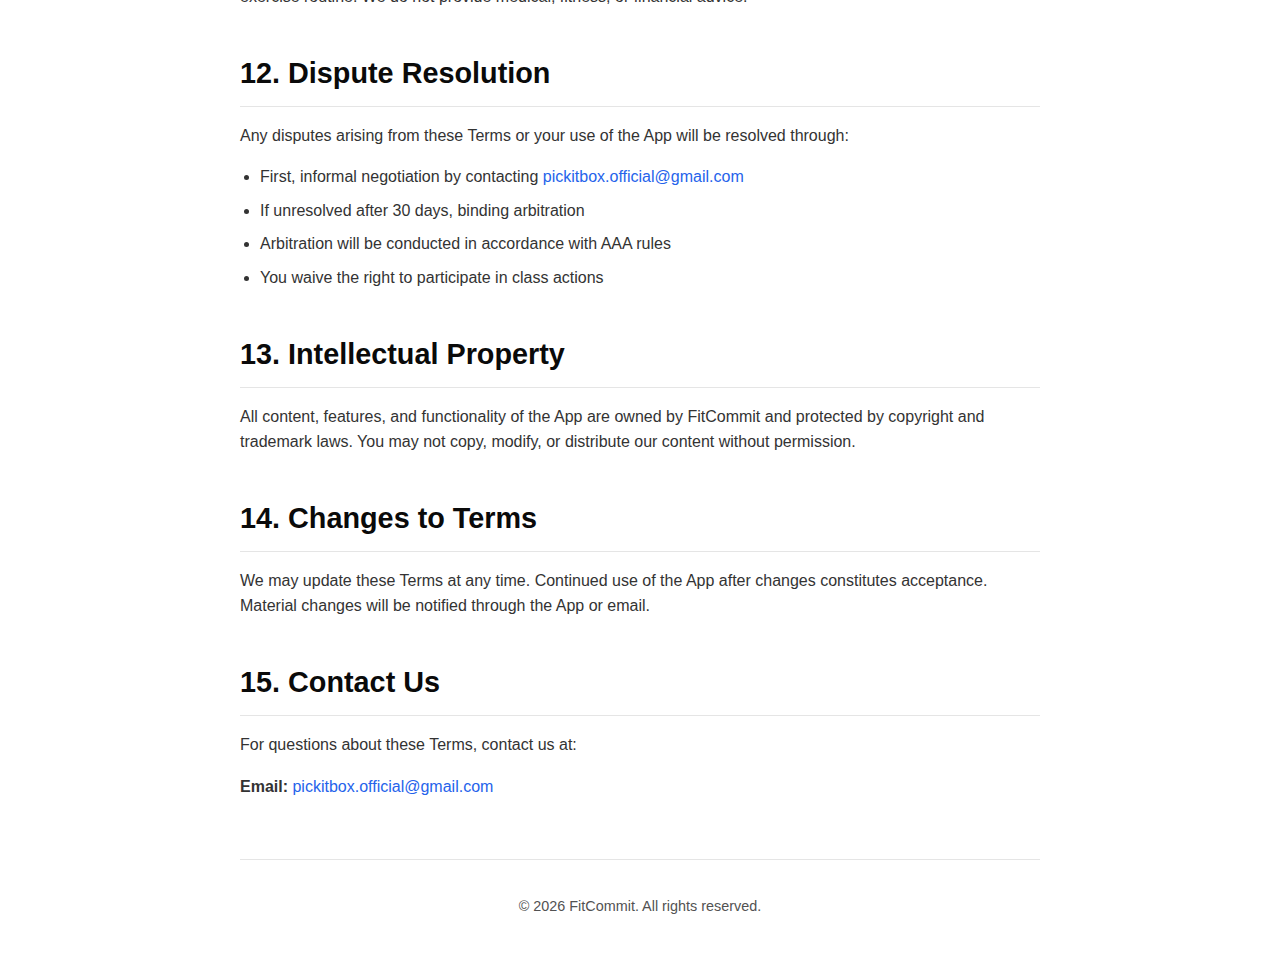
<file: fitcommit/terms-of-service.html>
<!DOCTYPE html>
<html lang="en">

<head>
    <meta charset="UTF-8">
    <meta name="viewport" content="width=device-width, initial-scale=1.0">
    <title>Terms of Service - FitCommit</title>
    <link rel="stylesheet" href="style.css">
</head>

<body>
    <div class="container">
        <header>
            <a href="index.html" class="back-link">← Back to FitCommit</a>
            <h1>Terms of Service</h1>
            <p class="update-date">Last Updated: January 2026</p>
        </header>

        <main>
            <p>By using FitCommit ("the App"), you agree to be bound by these Terms of Service. Please read them
                carefully before using our services.</p>

            <h2>1. Acceptance of Terms</h2>
            <p>By creating an account or using the App, you confirm that you are at least 18 years old and agree to
                these Terms. If you do not agree, do not use the App.</p>

            <h2>2. Commitments and Pledges</h2>
            <p>When you create a commitment, you agree to:</p>
            <ul>
                <li>Complete the specified fitness goal within the timeframe</li>
                <li>Verify activities honestly through the App</li>
                <li>Have the staked amount charged if you fail to meet your goal</li>
                <li>Have the charged amount processed as an accountability penalty and directed to your selected charity
                </li>
            </ul>
            <p>Commitments are binding once created. The minimum stake is $1 and maximum is $10,000.</p>

            <h2>3. Activity Verification</h2>
            <p>All activities must be verified through the App using:</p>
            <ul>
                <li>A photo taken at the time of the activity</li>
                <li>Location data (when enabled) to confirm venue</li>
            </ul>
            <p>We use AI analysis to evaluate submissions. AI decisions are final. Deliberately submitting fraudulent
                photos may result in account termination.</p>

            <h2>4. Payments and Charges</h2>
            <ul>
                <li>Payments are processed securely via Stripe</li>
                <li>You must have a valid payment method on file</li>
                <li>Failed commitments result in automatic charges</li>
                <li>Charges occur at the end of each commitment period</li>
                <li>You authorize us to charge your payment method for penalties</li>
            </ul>

            <h2>5. Refund Policy</h2>
            <p>Penalty charges for failed commitments are generally non-refundable as they are immediately processed.
                However, you may request a refund within 48 hours if:</p>
            <ul>
                <li>There was a technical error in verification</li>
                <li>The App experienced an outage preventing activity logging</li>
                <li>An unauthorized charge occurred</li>
            </ul>
            <p>Refund requests are reviewed on a case-by-case basis. Contact <a
                    href="mailto:pickitbox.official@gmail.com">pickitbox.official@gmail.com</a> with your request.</p>

            <h2>6. Commitment Cancellation</h2>
            <p>Active commitments cannot be cancelled once started. You may:</p>
            <ul>
                <li>Choose not to create new commitments</li>
                <li>Let commitments expire naturally</li>
                <li>Delete your account (existing commitments will still be evaluated)</li>
            </ul>

            <h2>7. Pacts (Social Challenges)</h2>
            <p>When participating in pacts:</p>
            <ul>
                <li>Both parties must accept the challenge</li>
                <li>Stakes and terms are agreed upon before starting</li>
                <li>The losing party's stake is charged as a penalty</li>
                <li>Disputes are resolved based on verified activity data</li>
            </ul>

            <h2>8. Accountability and Charity</h2>
            <p>FitCommit operates as an accountability service. When you fail to meet your fitness commitment, you are
                charged a penalty as agreed. Penalty amounts are directed to the charity you selected during commitment
                creation. We partner with established charitable organizations. FitCommit is not a charity and does not
                claim tax-deductible status for these payments. We are not responsible for how charities use the funds
                they receive.</p>

            <h2>9. Account Termination</h2>
            <p>You may delete your account at any time through the App settings. We may suspend or terminate accounts
                for:</p>
            <ul>
                <li>Violation of these Terms</li>
                <li>Fraudulent activity or submissions</li>
                <li>Payment failures or disputes</li>
                <li>Abuse of the App or other users</li>
            </ul>

            <h2>10. Limitation of Liability</h2>
            <p>TO THE MAXIMUM EXTENT PERMITTED BY LAW:</p>
            <ul>
                <li>FitCommit is provided "as is" without warranties</li>
                <li>We are not liable for indirect, incidental, or consequential damages</li>
                <li>Our total liability is limited to amounts you paid us in the past 12 months</li>
                <li>We are not responsible for injuries during fitness activities</li>
                <li>You assume all risk associated with your fitness activities</li>
            </ul>

            <h2>11. Disclaimer</h2>
            <p>FitCommit is a motivational tool, not a fitness program. Consult a healthcare provider before starting
                any exercise routine. We do not provide medical, fitness, or financial advice.</p>

            <h2>12. Dispute Resolution</h2>
            <p>Any disputes arising from these Terms or your use of the App will be resolved through:</p>
            <ul>
                <li>First, informal negotiation by contacting <a
                        href="mailto:pickitbox.official@gmail.com">pickitbox.official@gmail.com</a></li>
                <li>If unresolved after 30 days, binding arbitration</li>
                <li>Arbitration will be conducted in accordance with AAA rules</li>
                <li>You waive the right to participate in class actions</li>
            </ul>

            <h2>13. Intellectual Property</h2>
            <p>All content, features, and functionality of the App are owned by FitCommit and protected by copyright and
                trademark laws. You may not copy, modify, or distribute our content without permission.</p>

            <h2>14. Changes to Terms</h2>
            <p>We may update these Terms at any time. Continued use of the App after changes constitutes acceptance.
                Material changes will be notified through the App or email.</p>

            <h2>15. Contact Us</h2>
            <p>For questions about these Terms, contact us at:</p>
            <p><strong>Email:</strong> <a href="mailto:pickitbox.official@gmail.com">pickitbox.official@gmail.com</a>
            </p>
        </main>

        <footer>
            <p>&copy; 2026 FitCommit. All rights reserved.</p>
        </footer>
    </div>
</body>

</html>
</file>
<file: fitcommit/style.css>
/* FitCommit Legal & Support Pages Styles */
:root {
    --primary-color: #0a0a0a;
    --secondary-color: #2c2c2c;
    --accent-color: #2563eb;
    --bg-color: #ffffff;
    --text-color: #333333;
    --text-secondary: #525252;
    --border-color: #e5e5e5;
    --code-bg: #f5f5f5;
}

body {
    font-family: -apple-system, BlinkMacSystemFont, "Segoe UI", Roboto, Helvetica, Arial, sans-serif, "Apple Color Emoji", "Segoe UI Emoji", "Segoe UI Symbol";
    line-height: 1.6;
    color: var(--text-color);
    background-color: var(--bg-color);
    margin: 0;
    padding: 0;
}

.container {
    max-width: 800px;
    margin: 0 auto;
    padding: 40px 20px;
}

header {
    margin-bottom: 40px;
    padding-bottom: 20px;
    border-bottom: 1px solid var(--border-color);
}

h1 {
    font-size: 2.5rem;
    color: var(--primary-color);
    margin-bottom: 10px;
}

h2 {
    font-size: 1.8rem;
    color: var(--primary-color);
    margin-top: 40px;
    margin-bottom: 15px;
    border-bottom: 1px solid var(--border-color);
    padding-bottom: 10px;
}

h3 {
    font-size: 1.4rem;
    color: var(--secondary-color);
    margin-top: 30px;
    margin-bottom: 10px;
}

p {
    margin-bottom: 15px;
}

ul {
    margin-bottom: 15px;
    padding-left: 20px;
}

li {
    margin-bottom: 8px;
}

a {
    color: var(--accent-color);
    text-decoration: none;
}

a:hover {
    text-decoration: underline;
}

.update-date {
    font-style: italic;
    color: var(--text-secondary);
    margin-bottom: 20px;
}

.code-block {
    background-color: var(--code-bg);
    padding: 15px;
    border-radius: 5px;
    font-family: monospace;
    overflow-x: auto;
    margin: 20px 0;
}

.nav {
    display: flex;
    gap: 20px;
    margin-bottom: 20px;
}

.nav a {
    font-weight: 500;
}

.back-link {
    display: inline-block;
    margin-bottom: 20px;
    color: var(--text-secondary);
}

.app-icon {
    width: 80px;
    height: 80px;
    border-radius: 20px;
    margin-bottom: 20px;
    background-color: #f0f0f0; /* Placeholder if no icon */
    display: flex;
    align-items: center;
    justify-content: center;
    font-size: 32px;
}

/* Form Styles for Support Page */
.form-group {
    margin-bottom: 20px;
}

label {
    display: block;
    margin-bottom: 8px;
    font-weight: 500;
}

input[type="text"],
input[type="email"],
select,
textarea {
    width: 100%;
    padding: 10px;
    border: 1px solid var(--border-color);
    border-radius: 6px;
    font-family: inherit;
    font-size: 16px;
}

button[type="submit"] {
    background-color: var(--accent-color);
    color: white;
    border: none;
    padding: 12px 24px;
    border-radius: 6px;
    font-size: 16px;
    font-weight: 500;
    cursor: pointer;
    transition: background-color 0.2s;
}

button[type="submit"]:hover {
    background-color: #1d4ed8;
}

footer {
    margin-top: 60px;
    padding-top: 20px;
    border-top: 1px solid var(--border-color);
    text-align: center;
    color: var(--text-secondary);
    font-size: 0.9rem;
}
</file>
